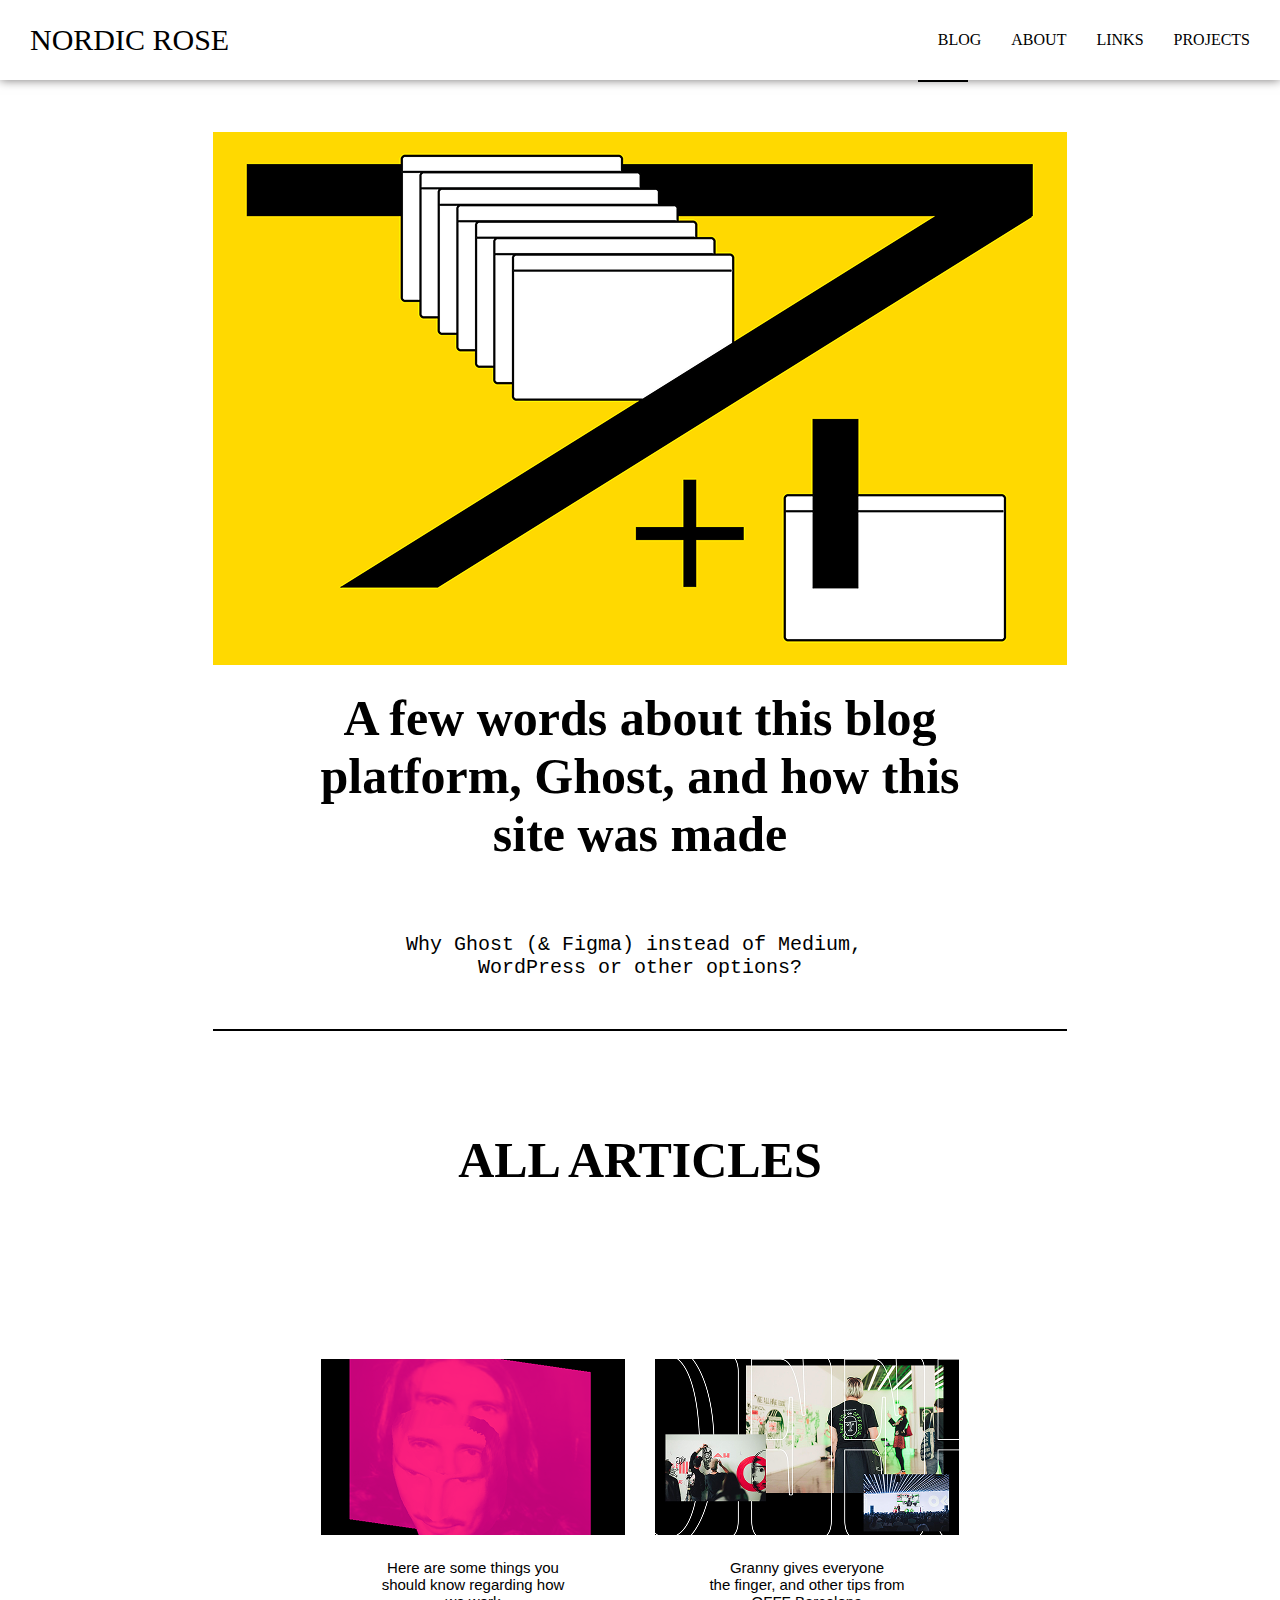
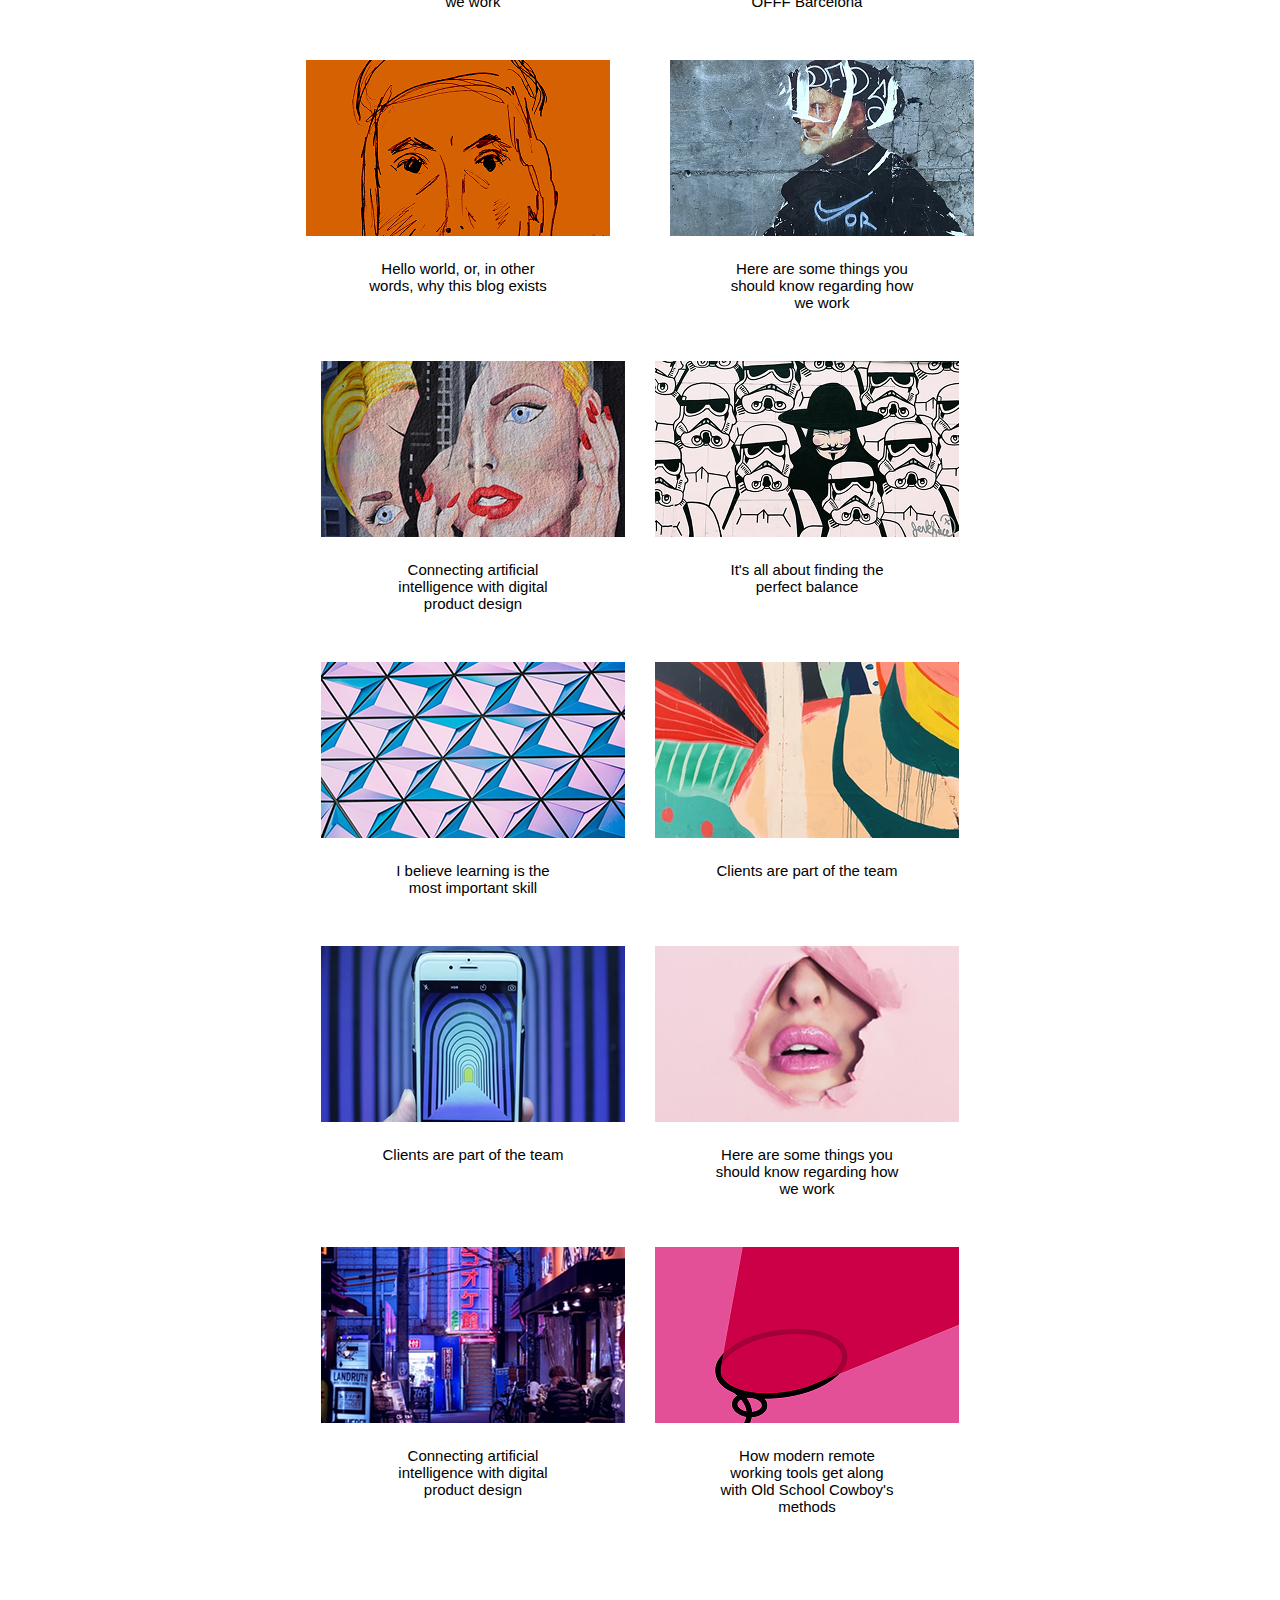
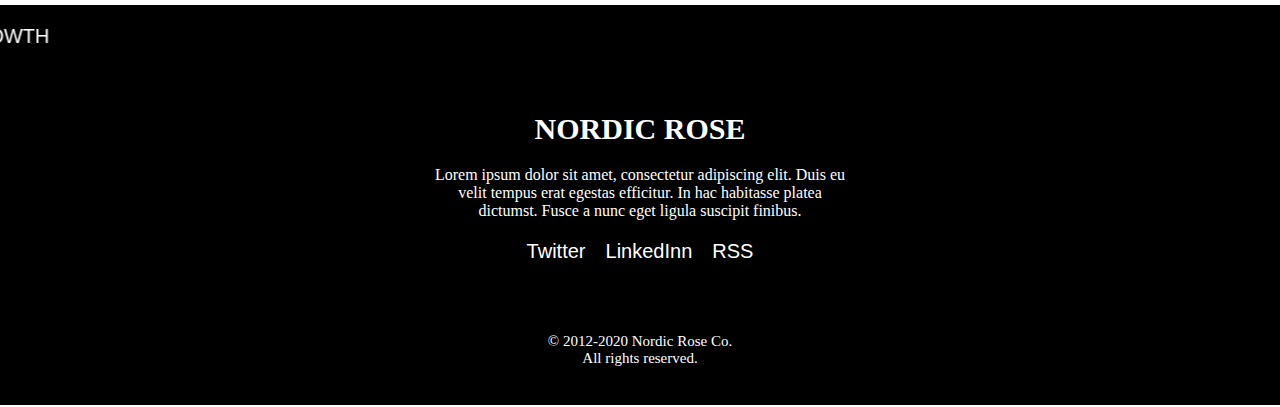
<file: index.html>
<!DOCTYPE html>
<html lang="en">
<head>
    <meta charset="UTF-8">
    <meta name="viewport" content="width=device-width, initial-scale=1.0">
    <title>Document</title>
</head>
<link rel="stylesheet" href="./style.css">

<body>
    <!-- HEADER SECTION START -->
    <header>
        <nav>
            <div class="logo">NORDIC ROSE</div>
            <ul>
                <li><a href="#blog">BLOG</li></a>
                <li>ABOUT</li>
                <li>LINKS</li>
                <li>PROJECTS</li>
            </ul>
        </nav><hr class="nav">
    </header>
    <!-- HEADER SECTION END  -->
    <!-- HERO SECTION START -->
    <main>
        <section id="hero">
            <div><img src="./assets/hero.png" alt="">
                <h3>A few words about this blog <br> platform, Ghost, and how this <br>site was made</h3>
                <pre>Why Ghost (& Figma) instead of Medium, <br>WordPress or other options?</pre>
                <hr>
            </div>
        </section>
        <!-- HERO SECTION END -->
        <!-- BLOG SECTION START -->
        <section id="blog">
            <h3>ALL ARTICLES</h3>
            <div class="wrapper">
                <div class="card">
                    <div><a href="./page2.html"><img src="./assets/blog1.png" alt="BLOG1"></a>
                        <a href="./page2.html">
                            <p>Here are some things you <br>should know regarding how <br>we work </p>
                        </a>
                    </div>
                    <div><a href="./page2.html"><img src="./assets/blog2.png" alt="BLOG2"></a>
                        <a href="./page2.html">
                            <p>Granny gives everyone <br>the finger, and other tips from <br>OFFF Barcelona</p>
                        </a>
                    </div>
                </div>
                <div class="card">
                    <a href="./page2.html">
                        <div><img src="./assets/blog3.png" alt="BLOG3">
                            <p>Hello world, or, in other <br> words, why this blog exists</p>
                        </div>
                    </a>
                    <a href="./page2.html">
                        <div><img src="./assets/blog4.png" alt="BLOG4">
                            <p>Here are some things you <br> should know regarding how <br>we work </p>
                    </a>
                </div>
            </div>
            <div class="card">
                <a href="./page2.html">
                    <div><img src="./assets/blog5.png" alt="BLOG5">
                        <p>Connecting artificial <br>intelligence with digital <br>product design</p>
                    </div>
                </a>
                <a href="./page2.html">
                    <div><img src="./assets/blog6.png" alt="BLOG6">
                        <p>It's all about finding the <br>perfect balance</p>
                    </div>
                </a>
            </div>
            <div class="card">
                <a href="./page2.html">
                    <div><img src="./assets/blog7.png" alt="BLOG7">
                        <p>I believe learning is the <br>most important skill</p>
                    </div>
                </a>
                <a href="./page2.html">
                    <div><img src="./assets/blog8.png" alt="BLOG8">
                        <p>Clients are part of the team</p>
                    </div>
                </a>
            </div>
            <div class="card">
                <a href="./page2.html">
                    <div><img src="./assets/blog9.png" alt="BLOG9">
                        <p>Clients are part of the team</p>
                    </div>
                </a>
                <a href="./page2.html">
                    <div><img src="./assets/blog10.png" alt="BLOG10">
                        <p>Here are some things you <br>should know regarding how <br>we work </p>
                    </div>
                </a>
            </div>
            <div class="card">
                <a href="./page2.html">
                    <div><img src="./assets/blog11.png" alt="BLOG11">
                        <p>Connecting artificial <br>intelligence with digital <br>product design</p>
                    </div>
                </a>
                <a href="./page2.html">
                    <div><img src="./assets/blog12.png" alt="BLOG12">
                        <p>How modern remote<br>working tools get along<br>with Old School Cowboy's<br>methods</p>
                    </div>
                </a>
            </div>
            </div>
        </section>
    </main>
    <!-- FOOTER SECTION START -->
    <footer>
        <marquee behavior="scroll" direction="right"><span>DIGITAL PRODUCT DESIGN</span> REMOTE WORK<span> UX DESIGN
            </span> DISTRIBUTED TEAMS <span>CREATIVITY</span> STRATEGY <span>SUSPENSE</span> GROWTH</marquee>
        <div class="footer">
            <h3>NORDIC ROSE</h3>
            <p>Lorem ipsum dolor sit amet, consectetur adipiscing elit. Duis eu <br>velit tempus erat egestas efficitur.
                In hac habitasse platea <br>dictumst. Fusce a nunc eget ligula suscipit finibus. </p>
        </div>
        <div class="socials">
            <a href="#">Twitter</a>
            <a href="#">LinkedInn</a>
            <a href="#">RSS</a>
        </div>
        <span>
            <p>&copy; 2012&dash;2020 Nordic Rose Co. <br>All rights reserved.</p>
        </span>
    </footer>
</body>
</html>
<!-- INDEX PAGE END -->
</file>
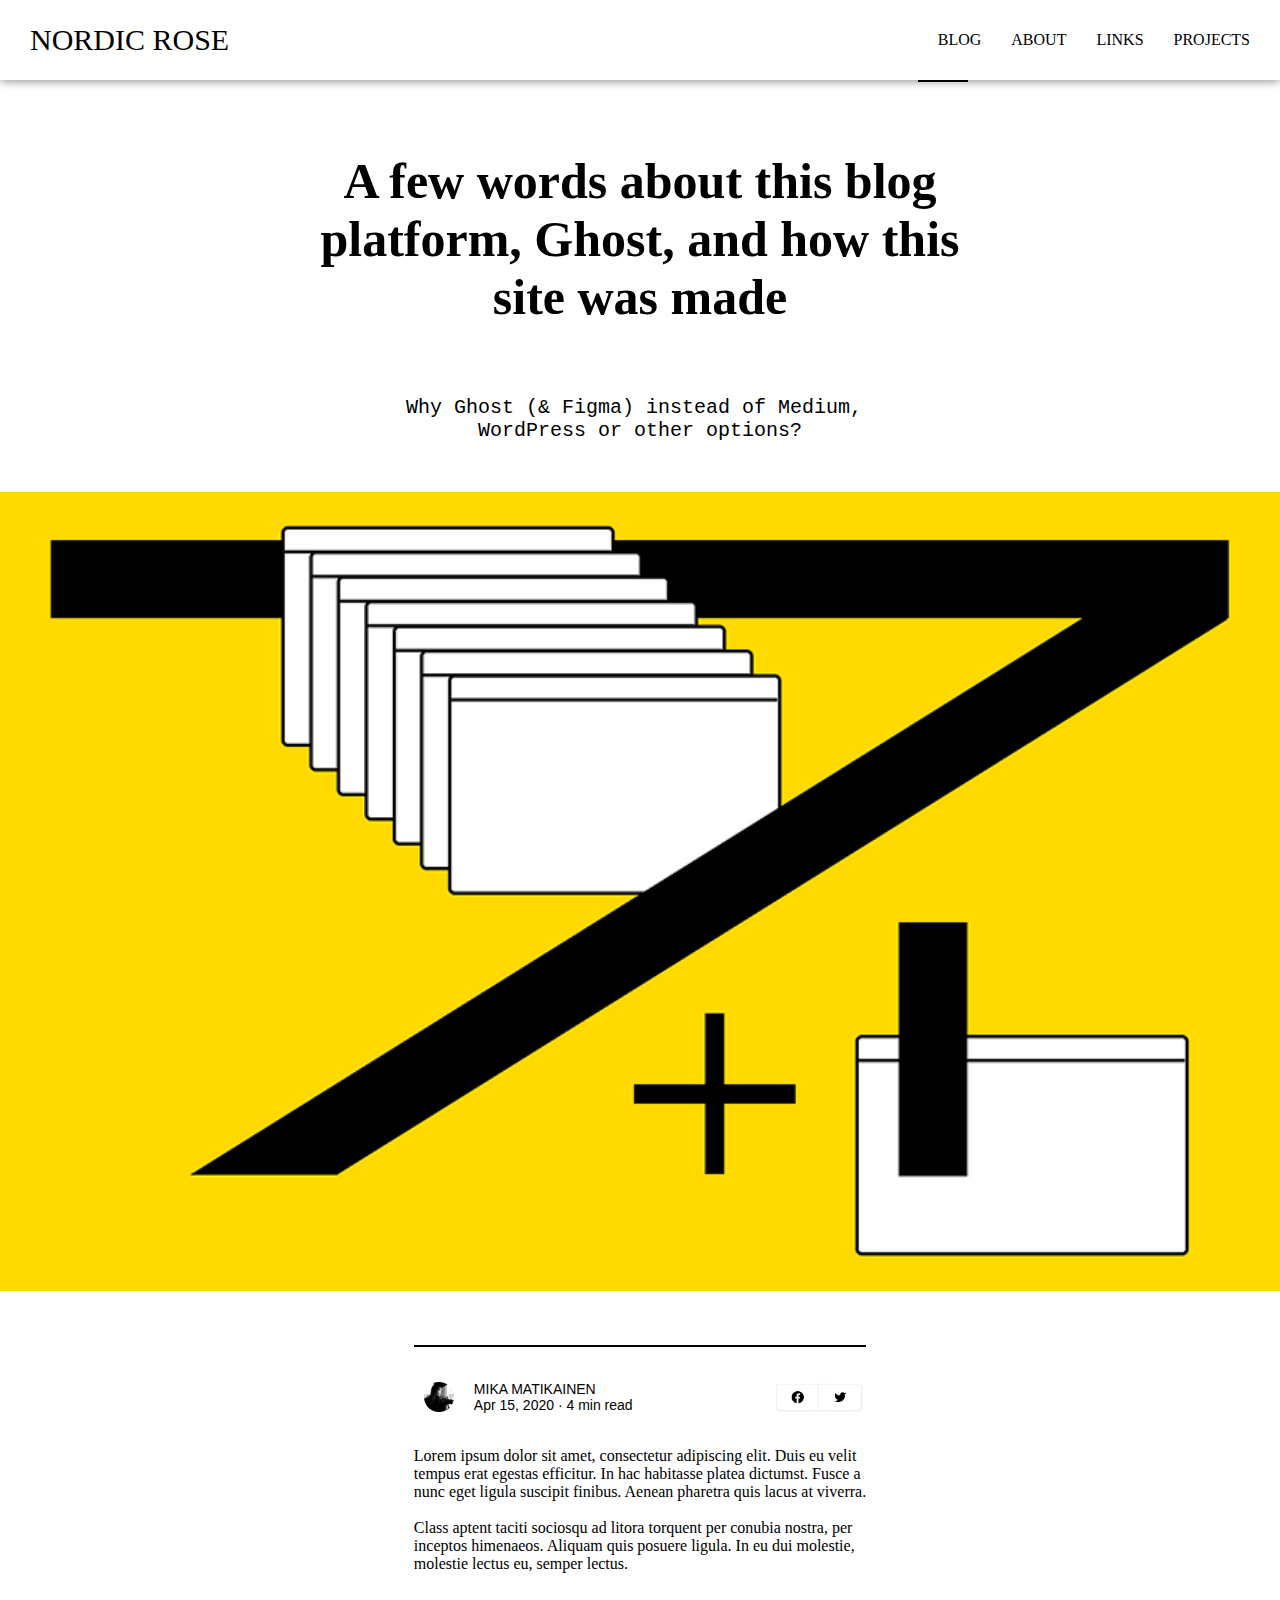
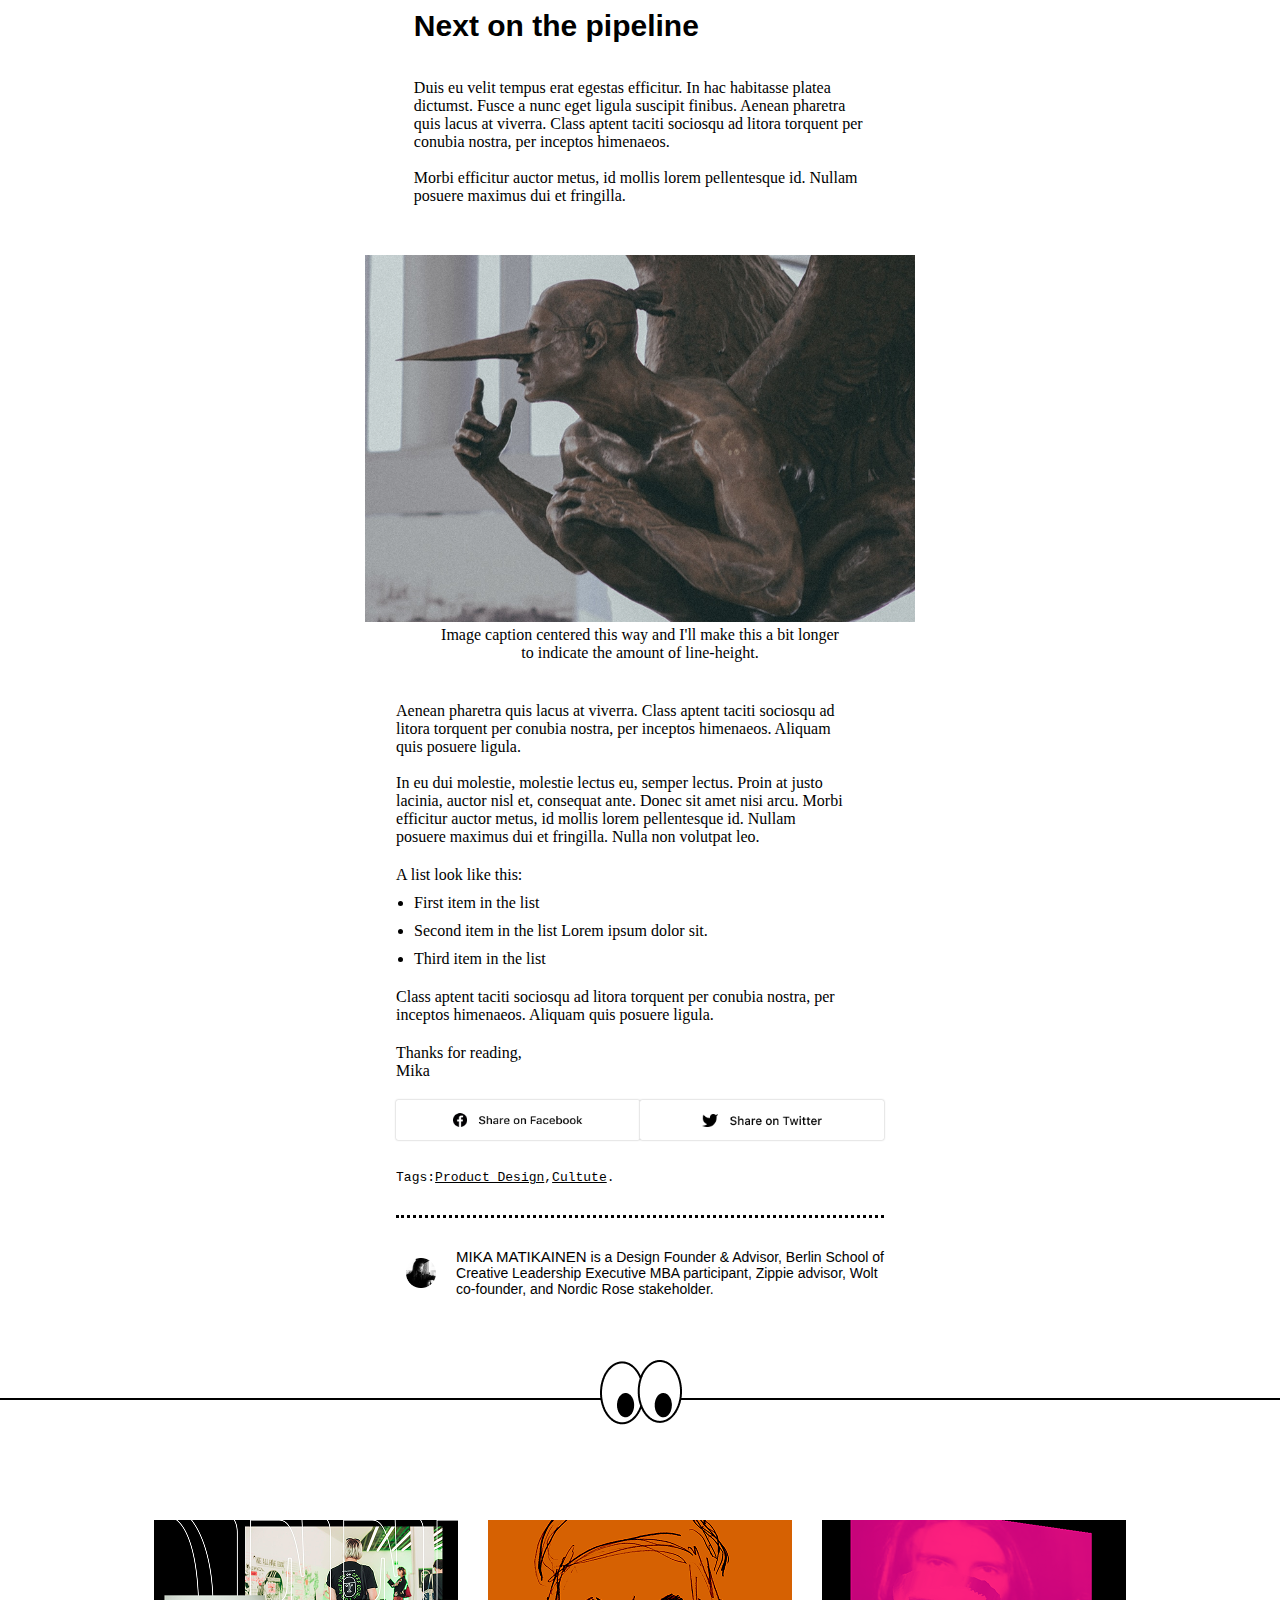
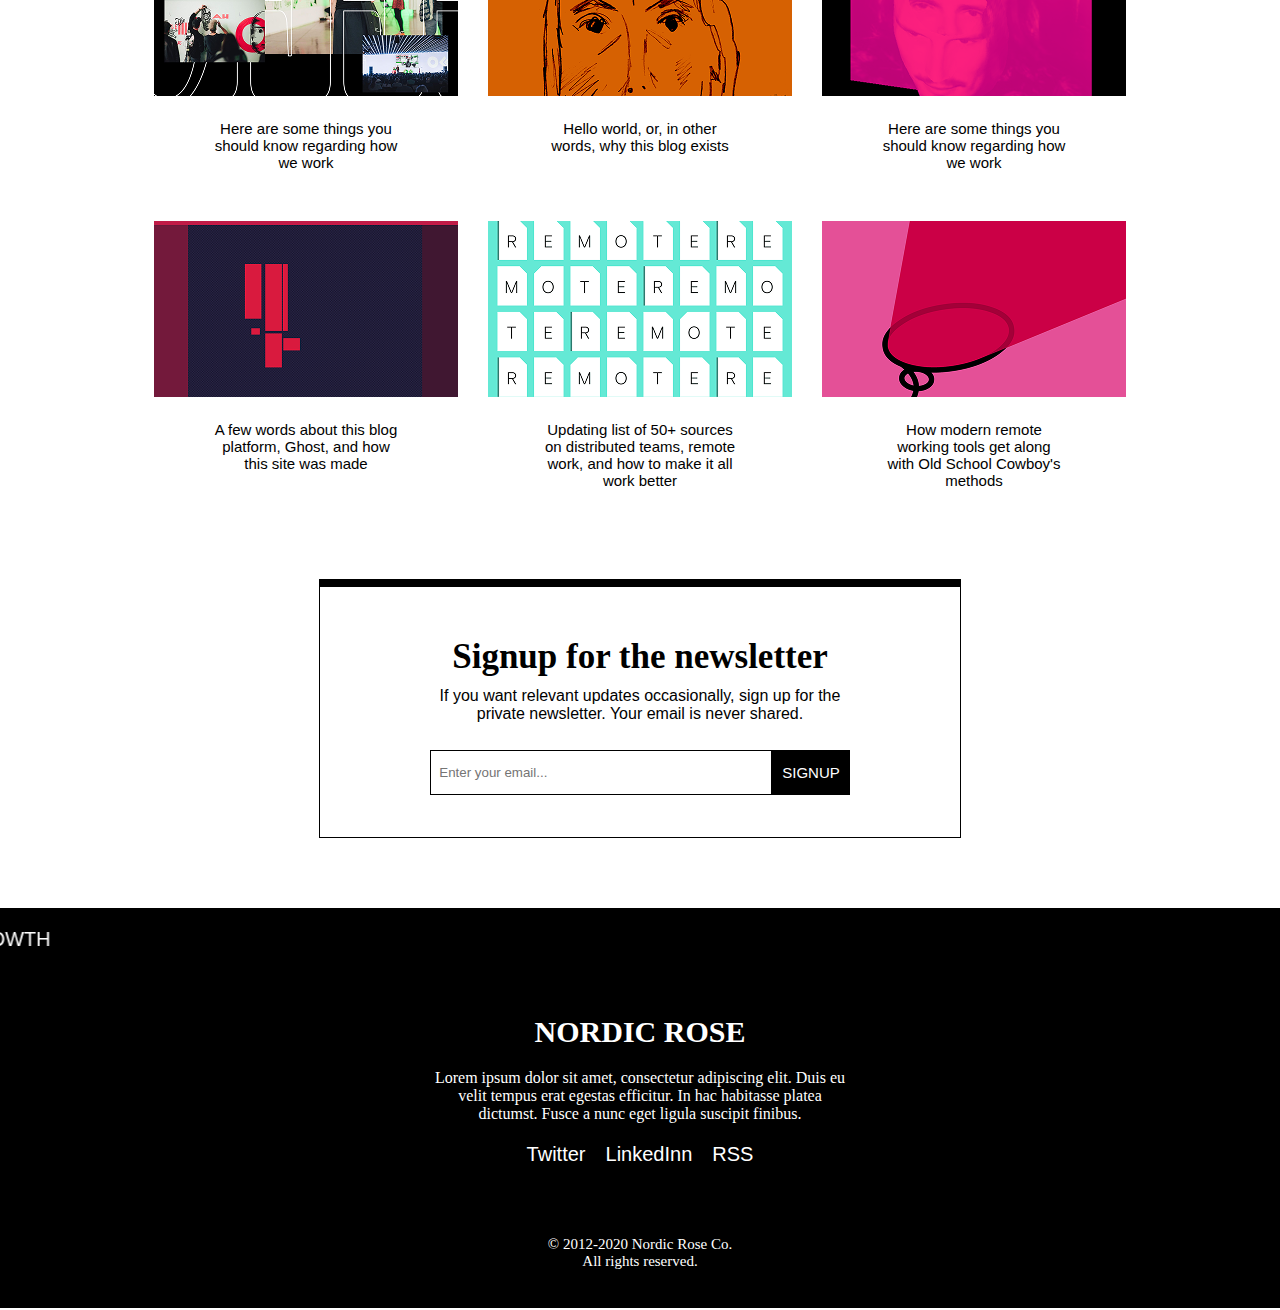
<file: page2.html>
<!DOCTYPE html>
<html lang="en">

<head>
    <meta charset="UTF-8">
    <meta name="viewport" content="width=device-width, initial-scale=1.0">
    <title>Document</title>
    <link rel="stylesheet" href="./style.css">
</head>

<body>
    <header>
        <nav>
            <div class="logo">NORDIC ROSE</div>
            <ul>
                <li><a href="#blog2">BLOG</a></li>
                <li>ABOUT</li>
                <li>LINKS</li>
                <li>PROJECTS</li>
            </ul>
        </nav>
        <hr class="nav">
    </header>

    <body>
        <!-- HERO SECTION START -->
        <main>
            <section id="hero2">

                <h3>A few words about this blog <br> platform, Ghost, and how this <br>site was made</h3>
                <pre>Why Ghost (& Figma) instead of Medium, <br>WordPress or other options?</pre>
                <div><img src="./assets/hero.png" alt="">
                </div>
            </section>
            <section id="articlesection">
                <div class="articlewrapper">
                    <hr>
                    <div class="articleheader">
                        <div class="dp"><img src="./assets/dp.png" alt="">
                            <p>MIKA MATIKAINEN<br>
                                Apr 15, 2020 · 4 min read</p>
                        </div>
                        <div class="socials2"></div>
                    </div>
                    <p>Lorem ipsum dolor sit amet, consectetur adipiscing elit. Duis eu velit <br>tempus erat egestas
                        efficitur. In hac habitasse platea dictumst. Fusce a <br>nunc eget ligula suscipit finibus.
                        Aenean
                        pharetra quis lacus at viverra. <br><br>
                        Class aptent taciti sociosqu ad litora torquent per conubia nostra, per <br>inceptos himenaeos.
                        Aliquam quis posuere ligula. In eu dui molestie, <br>molestie lectus eu, semper
                        lectus.<br><br><br>
                    <h3>Next on the pipeline</h3><br><br>
                    Duis eu velit tempus erat egestas efficitur. In hac habitasse platea <br>dictumst. Fusce a nunc eget
                    ligula suscipit finibus. Aenean pharetra <br>quis lacus at viverra. Class aptent taciti sociosqu ad
                    litora torquent per <br>conubia nostra, per inceptos himenaeos.
                    <br><br>

                    Morbi efficitur auctor metus, id mollis lorem pellentesque id. Nullam <br>posuere maximus dui et
                    fringilla.
                    </p>
                </div>
                <div class="centerphoto">
                    <img src="./assets/centrephoto.png" alt="">
                    <p>Image caption centered this way and I'll make this a bit longer <br>to indicate the amount of
                        line-height. </p>
                </div>
                <div class="articlewrapper2">
                    <p>Aenean pharetra quis lacus at viverra. Class aptent taciti sociosqu ad <br>litora torquent per
                        conubia
                        nostra, per inceptos himenaeos. Aliquam <br>quis posuere ligula. <br><br>

                        In eu dui molestie, molestie lectus eu, semper lectus. Proin at justo <br>lacinia, auctor nisl
                        et,
                        consequat ante. Donec sit amet nisi arcu. Morbi <br>efficitur auctor metus, id mollis lorem
                        pellentesque
                        id. Nullam <br>posuere maximus dui et fringilla. Nulla non volutpat leo.</p>
                    <p>A list look like this&colon;</p>
                    <ul>
                        <li>First item in the list</li>
                        <li>Second item in the list Lorem ipsum dolor sit.</li>
                        <li>Third item in the list</li>
                    </ul>
                    <p>Class aptent taciti sociosqu ad litora torquent per conubia nostra, per <br>inceptos himenaeos.
                        Aliquam quis posuere ligula. </p>
                    <p>Thanks for reading,<br>
                        Mika</p>
                    <div class="articlebottomsocials"><button class="facebook"></button><button class="x"></button>
                    </div>
                    <pre>Tags&colon;<u>Product Design</u>&comma;<u>Cultute</u>.</pre>
                    <hr>
                    <div class="articlefooter">
                        <div class="dp"><img src="./assets/dp.png" alt="">
                            <p><span>MIKA MATIKAINEN</span> is a Design Founder & Advisor, Berlin School of <br>Creative
                                Leadership Executive MBA participant, Zippie advisor, Wolt <br>co-founder, and Nordic
                                Rose stakeholder.</p>
                        </div>
                    </div>
                </div>
            </section>
            <section id="blog2">
                <hr>
                <div class="eyes"><img src="./assets/eyes.png" alt=""></div>
                <div class="wrapper">
                    <div class="card2">
                        <div> <a href="./index.html"><img src="./assets/blog2.png" alt="blog2"></a>
                            <a href="./index.html">
                                <p>Here are some things you <br>should know regarding how <br>we work </p>
                            </a>
                        </div>
                        <div><a href="./index.html"><img src="./assets/blog3.png" alt="blog3"></a>
                            <a href="./index.html">
                                <p>Hello world, or, in other <br> words, why this blog exists</p>
                            </a>
                        </div>
                        <div><a href="./index.html"><img src="./assets/blog1.png" alt="blog1"></a>
                            <a href="./index.html">
                                <p>Here are some things you <br>should know regarding how <br>we work </p>
                            </a>
                        </div>
                    </div>
                    <div class="card2">
                        <div><a href="./index.html"><img src="./assets/blog13.png" alt="blog13"></a>
                            <a href="./index.html">
                                <p>A few words about this blog <br>platform, Ghost, and how <br>this site was made</p>
                            </a>
                        </div>
                        <div><a href="./index.html"><img src="./assets/blog14.png" alt="blog14"></a>
                            <a href="./index.html">
                                <p>Updating list of 50+ sources <br>on distributed teams, remote <br>work, and how to
                                    make
                                    it all <br>work better</p>
                            </a>
                        </div>
                        <div><a href="./index.html"><img src="./assets/blog12.png" alt="blog12"></a>
                            <a href="./index.html">
                                <p>How modern remote<br>working tools get along<br>with Old School Cowboy's<br>methods
                                </p>
                            </a>
                        </div></a>
                    </div>
                </div>
                <div class="form">
                    <h3>Signup for the newsletter</h3>
                    <p>If you want relevant updates occasionally, sign up for the <br>private newsletter. Your email is
                        never shared. </p>
                    <div class="input">
                        <label for="email"></label>
                        <input type="email" name="email" id="email" placeholder="Enter your email...">
                        <button>SIGNUP</button>
                    </div>


                </div>
            </section>
        </main>
        <!-- FOOTER SECTION START -->
        <footer>
            <marquee behavior="scroll" direction="right"><span>DIGITAL PRODUCT DESIGN</span> REMOTE WORK<span> UX DESIGN
                </span> DISTRIBUTED TEAMS <span>CREATIVITY</span> STRATEGY <span>SUSPENSE</span> GROWTH</marquee>
            <div class="footer">
                <h3>NORDIC ROSE</h3>
                <p>Lorem ipsum dolor sit amet, consectetur adipiscing elit. Duis eu <br>velit tempus erat egestas
                    efficitur.
                    In hac habitasse platea <br>dictumst. Fusce a nunc eget ligula suscipit finibus. </p>
            </div>
            <div class="socials">
                <a href="#">Twitter</a>
                <a href="#">LinkedInn</a>
                <a href="#">RSS</a>
            </div>
            <span>
                <p>&copy; 2012&dash;2020 Nordic Rose Co. <br>All rights reserved.</p>
            </span>
        </footer>
    </body>
</html>
<!-- PAGE2 END -->
</file>
<file: style.css>
* {
    margin: 0;
    padding: 0;

}

/* HEADER SECTION START */
nav {
    padding: 0px 30px;
    display: flex;
    justify-content: space-between;
    align-items: center;
    box-shadow: 0 0 10px rgb(118, 115, 115);
    height: 80px;

}

nav ul {
    list-style: none;
    text-decoration: none;
    display: flex;
    gap: 30px;
}
.nav{width: 50px;
    margin-left: 918px;
    
    
}
.logo {
    font-size: 30px;
}

/* HERO SECTION  */
a{
    color: black;
    text-decoration: none;
}
#hero {
    text-align: center;
    padding: 50px 0px;
}

#hero h3 {
    font-size: 50px;
    padding: 20px 0px;
}

#hero pre {
    font-size: 20px;
    padding: 20px 0px;
}

#hero div {
    width: fit-content;
    margin: auto;
}

hr {
    background-color: black;
    height: 2px;
    border: 0;
    
}

/* CARD SECTION */
#blog {
    text-align: center;
}

#blog h3 {
    font-size: 50px;
    padding: 50px 0px;
}

.wrapper {
    display: flex;
    flex-direction: column;
    row-gap: 30px;
    padding-bottom: 70px;
}

.card {
    display: flex;
    justify-content: center;
    margin: auto;
    column-gap: 30px;
    width: fit-content;
}

.card p {
    padding: 20px;
    font-size: 15px;
    font-family: sans-serif;
}

/* FOOTER START */
footer {
    height: 400px;
    width: 100%;
    background-color: black;
    text-align: center;
    color: white;

}

footer marquee {
    padding-top: 20px;
    font-family: sans-serif;
    font-size: 20px;

}

marquee span {
    font-weight: bold;
    font-size: 20px;
}

.footer h3 {
    font-size: 30px;
    padding-top: 60px;
    
}

.footer p {
    padding: 20px;
}

.socials {
    display: flex;
    justify-content: center;
    align-items: center;
    gap: 20px;
}

.socials a {
    color: white;
    font-family: sans-serif;
    font-size: 20px;
}

footer span :last-of-type{
    height: 50px;
    width: 300px;
    padding-top: 70px;
    margin: auto;
}

/* PAGE-2 */
/* HERO SECTION 2 START */
#hero2 {
    text-align: center;
    padding: 50px 0px;
}

#hero2 h3 {
    font-size: 50px;
    padding: 20px 0px;
}

#hero2 pre {
    font-size: 20px;
    padding: 20px 0px;
}

#hero2 div {
    width: fit-content;
    margin: auto;
}

#hero2 div {
    width: 100%;
}

#hero2 img {
    width: 100%;
}

/* ARTICLE SECTION */


.articlewrapper {

    height: fit-content;
    width: fit-content;
    margin: auto;
    padding-bottom: 50px;

}

.articleheader {
    display: flex;
    align-items: center;
    justify-content: space-between;
    height: 100px;



}

.dp {
    display: flex;
    align-items: center;
    justify-content: space-between;
    margin-left: 10px;
    width: fit-content;
    height: 30px;
    font-family: sans-serif;
}

.dp img {
    height: 100%;
    margin-right: 20px;
}

.socials2 {

    display: flex;
    height: 30px;
    width: 90px;
    margin-right: 2px;
    border-radius: 2px;
    background-image: url(./assets/logo1.png);
    background-size: cover;
}


.articlewrapper h3 {
    font-size: 30px;
    font-family: sans-serif;
}

.centerphoto {
    margin: auto;
    width: fit-content;
    text-align: center;

}

.centerphoto img {
    width: 550px;
}

.articlewrapper2 {
    margin: auto;

    width: fit-content;
    height: fit-content;
    padding: 20px 0px;

}

.articlewrapper2 p {
    padding-top: 20px;
}

.articlewrapper2 ul li {
    margin-left: 18px;
    padding-top: 10px;
}

.articlewrapper2 P:last-child {

    padding: 20px 0px;
}

.articlebottomsocials {
    display: flex;
    align-items: center;
    justify-content: center;
    width: 100%;
    height: 40px;
    margin-top: 20px;

}

.articlebottomsocials button {
    width: 100%;
    height: 100%;
    border: 0;
    border-radius: 2px;
    box-shadow: 0 0 2px rgb(167, 167, 167);
    background-color: white;
    
}

    
.facebook{
 background-image: url(./assets/facebook.png);
    background-repeat: no-repeat;
    background-position:center;
    background-size: 130px;
}

.x{
    background-image: url(./assets/x.png);
    background-repeat: no-repeat;
    background-position:center;
    background-size: 120px;
}
pre {
    margin: 30px 0px;
}
.dp p{
    font-size: 14px;
}
span{
    font-size: 15px;
}
.articlefooter{
    margin: 20px 0px;
    height: 70px;
    display: flex;
    align-items: center;
    justify-content: space-between;
}
 hr{
    border: none;
} 


.articlewrapper2 hr {
    border-top: dotted black;
    height: 0;
    background-color: white;
    margin:20px 0px;
}
/* PAGE2 BLOG SECTION START */
#blog2 hr{
    margin-top: 50px;
    position: relative;
}
.eyes{
    position: absolute;
    top: 2960px;
    left:600px;
}

.wrapper{
    margin-top: 120px;
}
.card2 {
    display: flex;
    justify-content: center;
    margin: auto;
    column-gap: 30px;
    width: fit-content;
    text-align: center;
}

.card2 p {
    padding: 20px;
    font-size: 15px;
    font-family: sans-serif;
}
/* FORM SECTION */
.form {
    width: 50%;
    height: 250px;
    border: 1px solid black;
    border-top: 8px solid black;
    margin: auto;
    margin-bottom: 70px;
    text-align: center;
}
.form h3{
    font-size:35px ;
    padding-top: 50px;

}
.form p{
    margin-top: 10px;
    font-size: 16px;
    font-family: sans-serif;
}

.input{
height: 50px;
width: 400px;
margin: auto;
padding: 25px 0px;
display: flex;
align-items: center;
justify-content: center;

}

 input{
    padding: 14px 155px 14px 8px;
    color: black;
    border: 1px solid black;
 }
.input button{
    background-color: black;
    color: white;
    font-family: sans-serif;
    font-size: 15px;
    border: 0;
    padding: 14px 10px 14px 10px;

 }
 /* THE END */
</file>
